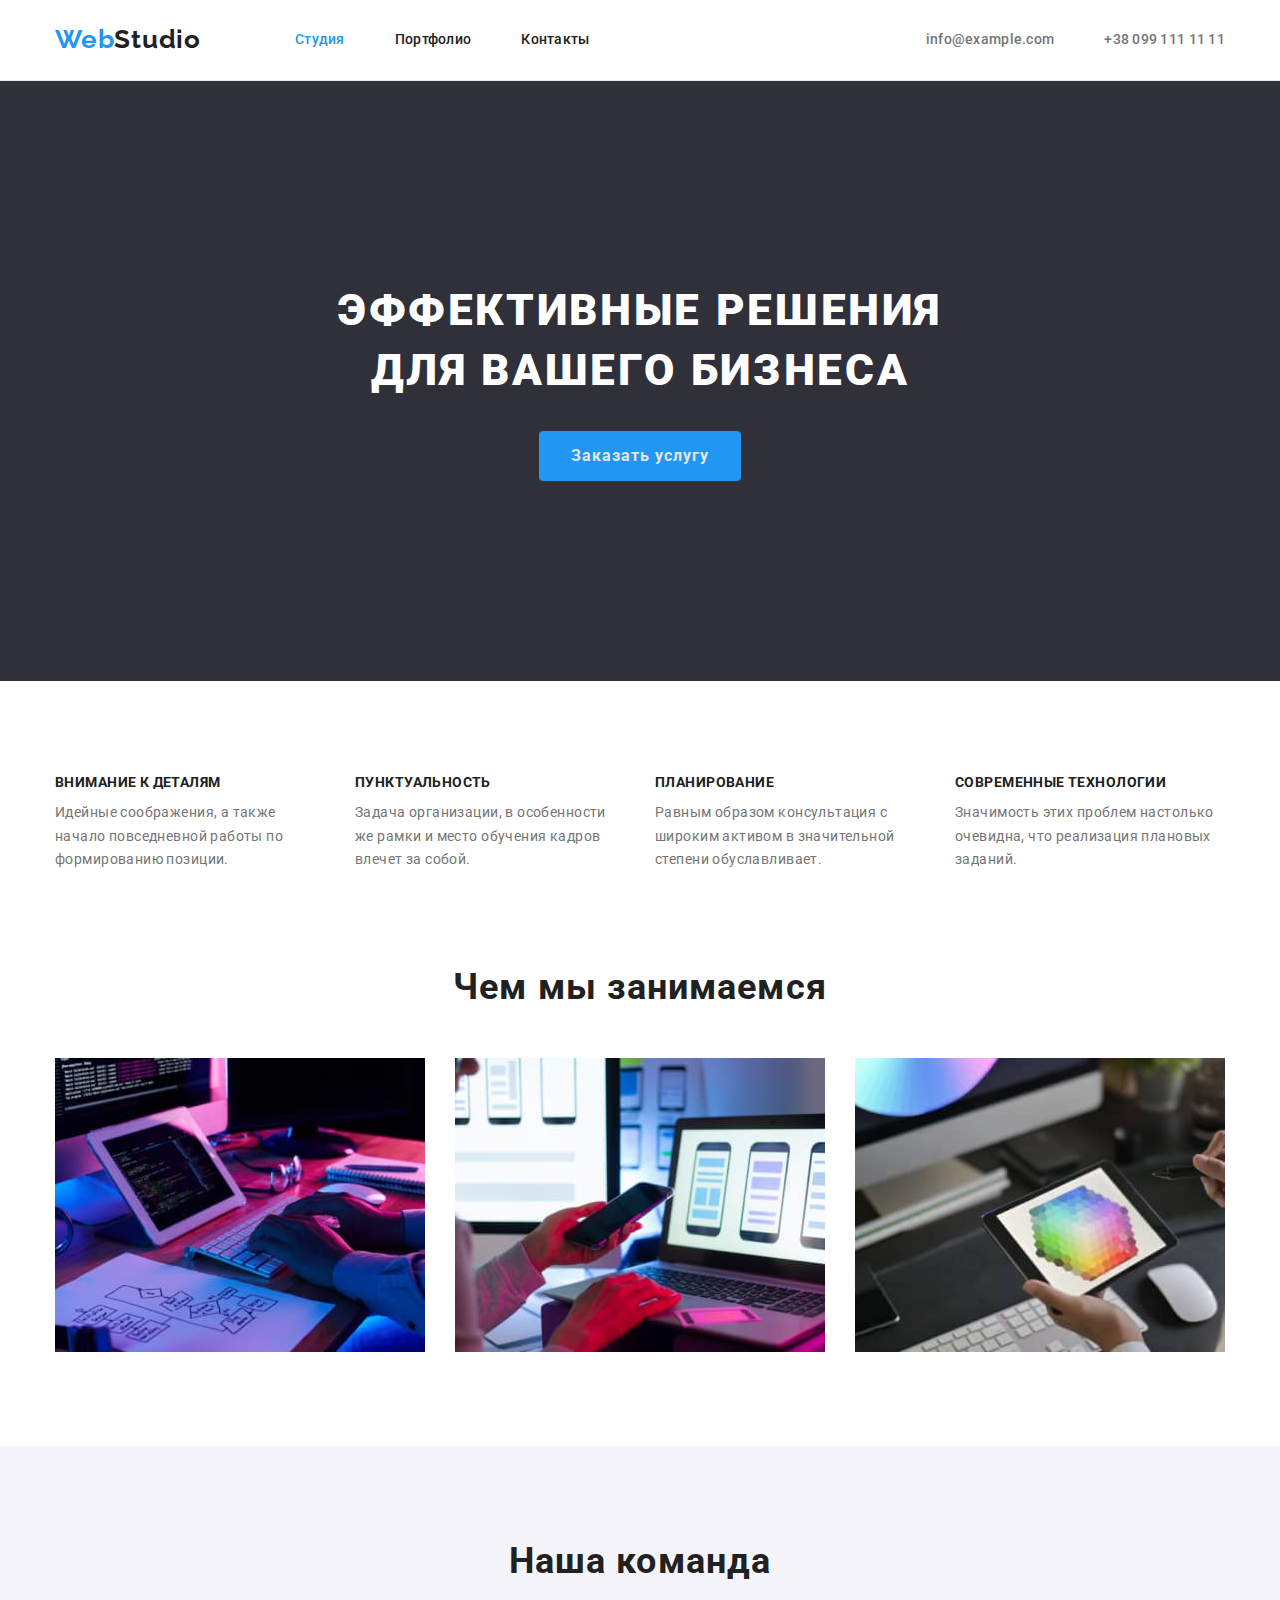
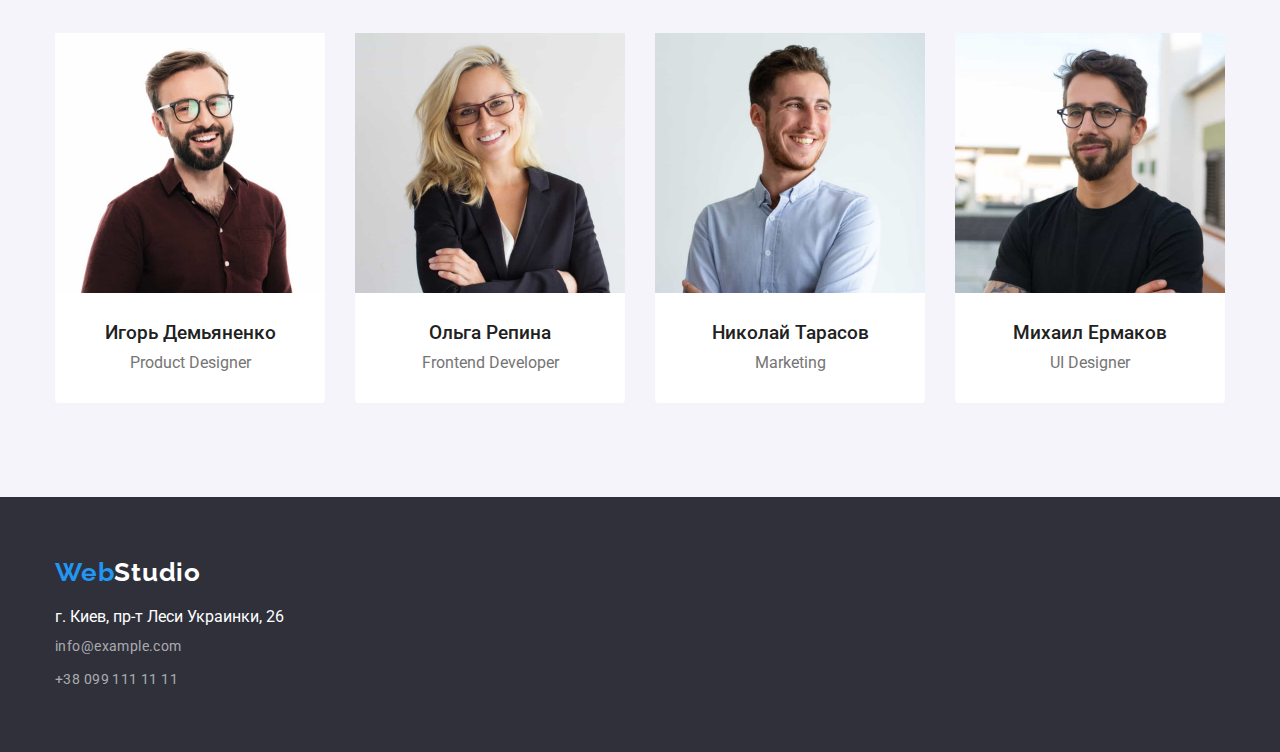
<file: index.html>
<!DOCTYPE html>
<html lang="ru">

<head>
    <meta charset="UTF-8">
    <meta http-equiv="X-UA-Compatible" content="IE=edge">
    <meta name="webstudio" content="width=device-width, initial-scale=1.0">
    <title>WebStudio</title>
    <link href="https://fonts.googleapis.com/css2?family=Raleway:wght@700&family=Roboto:wght@400;500;700;900&display=swap"
        rel="stylesheet">
    <link rel="stylesheet" href="https://cdnjs.cloudflare.com/ajax/libs/modern-normalize/1.1.0/modern-normalize.min.css">
    <link rel="stylesheet" href="./css/styles.css" />
</head>

<body>
        <!----------------------------HEADER------------------------------>
    <header class="header-page">
        <div class="container header-container">
            <a class="logo" href="">Web<span class="logo-dark">Studio</span></a>
            <nav>                                
                <ul class="site-nav">
                    <li class="site-nav-item"><a href="./index.html" class="site-nav-link current">Студия</a></li>
                    <li class="site-nav-item"><a href="./portfolio.html" class="site-nav-link">Портфолио</a></li>
                    <li class="site-nav-item"><a href="" class="site-nav-link">Контакты</a></li>
                </ul>
            </nav>
            <ul class="contacts">
                <li class="contacts-item"><a class="contacts-link" href="mailto:info@example.com" target="_blank">info@example.com</a>
                <li class="contacts-item"><a class="contacts-link" href="tel:+380991111111">+38 099 111 11 11</a>
            </ul>
        </div>        
    </header>


    <main>
        <!-----------------------------HERO------------------------------>

        <section class="hero">
            <h1 class="hero-title">Эффективные решения для вашего бизнеса</h1>
            <!-- <button class="button primary" type="button">Заказать услугу</button> -->
            <a href="" class="hero-btn">Заказать услугу</a>
        </section>


        <!---------------------FEATURES---------------------------->

        <section class="section">
            <div class="container">
                <h2 class="section-title visually-hidden">Наши преимущества</h2>

                <ul class="features">
                    <li class="features-item">
                        <h3 class="features-title">Внимание к деталям</h3>
                        <p class="features-text">
                            Идейные соображения, а также начало повседневной работы по формированию позиции.
                        </p>
                    </li>
                    <li class="features-item">
                        <h3 class="features-title">Пунктуальность</h3>
                        <p class="features-text">
                            Задача организации, в особенности же рамки и место обучения кадров влечет за собой.
                        </p>
                    </li>
                    <li class="features-item">
                        <h3 class="features-title">Планирование</h3>
                        <p class="features-text">
                            Равным образом консультация с широким активом в значительной степени обуславливает.
                        </p>
                    </li>
                    <li class="features-item">
                        <h3 class="features-title">Современные технологии</h3>
                        <p class="features-text">
                            Значимость этих проблем настолько очевидна, что реализация плановых заданий.
                        </p>
                    </li>
                </ul>
            </div>
        </section>

        <!-----------------------WORKS----------------------------->

        <section class="section work-section">
            <div class="container">
            <h2 class="section-title">Чем мы занимаемся</h2>
            <ul class="works">
                
                <li class="works-item">
                    <img src="./images/box1.jpg" alt="Фото рук на клавиатуре и код на мониторе" width="370">
                </li>

                <li class="works-item">
                    <img src="./images/box2.jpg" alt="Фото рук на клавиатуре и дизайн интерфейса на мониторе"
                        width="370">
                </li>

                <li class="works-item">
                    <img src="./images/box3.jpg" alt="Фото рук выбирающих цвет из палитры на мониторе" width="370">
                </li>
            </ul>
            </div>
        </section>   

        <!------------------------TEAM----------------------------->

        <section class="section team-section">
            <div class="container">
                <h2 class="section-title">Наша команда</h2>
                <ul class="team">
                    <li class="team-item">
                        <img src="./images/Игорь_Демьяненко.jpg" alt="Фото Игоря Демьяненко" width="270">
                        <div class="team-item-content">
                            <h3 class="team-title">Игорь Демьяненко</h3>
                            <p lang="en" class="team-text">Product Designer</p>
                        </div>
                    </li>
                
                    <li class="team-item">
                        <img src="./images/Ольга_Репина.jpg" alt="Фото Ольги Репиной" width="270">
                        <div class="team-item-content">
                            <h3 class="team-title">Ольга Репина</h3>
                            <p lang="en" class="team-text">Frontend Developer</p>
                        </div>
                    </li>
                
                    <li class="team-item">
                        <img src="./images/Николай_Тарасов.jpg" alt="Фото Николая Тарасова" width="270">
                        <div class="team-item-content">
                            <h3 class="team-title">Николай Тарасов</h3>
                            <p lang="en" class="team-text">Marketing</p>
                        </div>
                    </li>
                
                    <li class="team-item">
                        <img src="./images/Михаил_Ермаков.jpg" alt="Фото Михаила Ермакова" width="270">
                        <div class="team-item-content">
                            <h3 class="team-title">Михаил Ермаков</h3>
                            <p lang="en" class="team-text">UI Designer</p>    
                        </div>
                    </li>
                </ul>
            </div>           
        </section>

        <!-----------------------FOOTER---------------------------->

        <footer class="footer">
            
            <div class="container footer-conteiner">
                <a class="logo logo-footer" href="">Web<span class="logo-light">Studio</span></a>                
                <address class="adress">
                    <ul class="footer-contacts">
                        <li class="footer-contacts-item"><a class="footer-contact-link white" href="https://goo.gl/maps/ULEKr4xhVnMLPp338" target="_blank" rel="noopener noreferrer">г. Киев, пр-т Леси
                                Украинки,
                                26</a></li>
                        <li class="footer-contacts-item"><a class="footer-contacts-link" href="mailto:info@example.com" target="_blank">info@example.com </a></li>
                        <li class="footer-contacts-item"><a class="footer-contacts-link" href="tel:+380991111111">+38 099 111 11 11</a></li>
                    </ul>
                </address>
            </div>
        </footer>
</body>

</html>
</file>
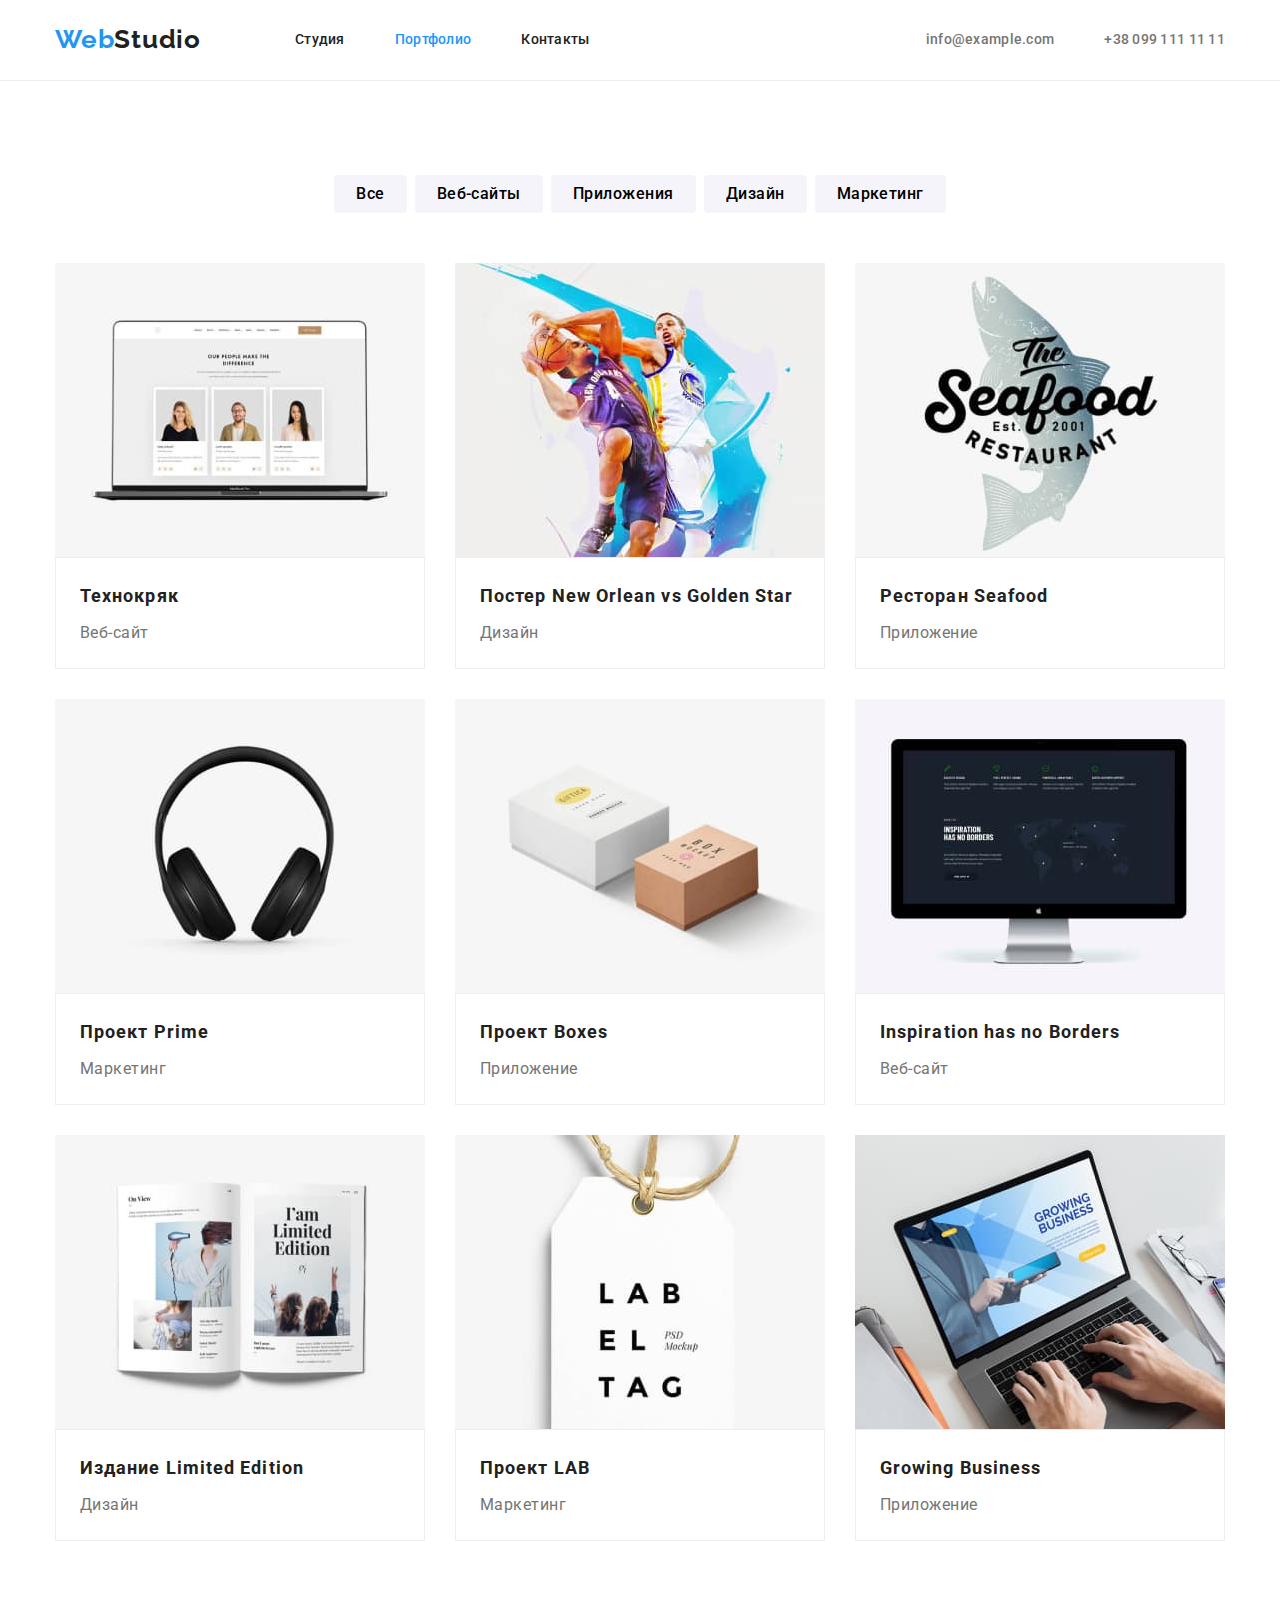
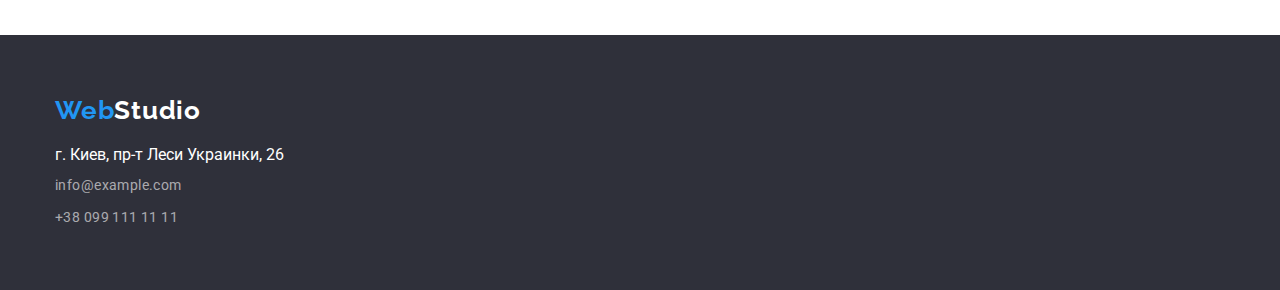
<file: portfolio.html>
<!DOCTYPE html>
<html lang="ru">

<head>
    <meta charset="UTF-8">
    <meta http-equiv="X-UA-Compatible" content="IE=edge">
    <meta name="webstudio" content="width=device-width, initial-scale=1.0">
    <title>WebStudio</title>
    <link href="https://fonts.googleapis.com/css2?family=Raleway:wght@700&family=Roboto:wght@400;500;700;900&display=swap"
        rel="stylesheet">
    <link rel="stylesheet" href="https://cdnjs.cloudflare.com/ajax/libs/modern-normalize/1.1.0/modern-normalize.min.css">
    <link rel="stylesheet" href="./css/styles.css" />
</head>


<body>
    <!-------------------------------HEADER---------------------------------->


    <header class="header-page">
        <div class="container header-container">
            <a class="logo" href="">Web<span class="logo-dark">Studio</span></a>
            <nav>
                <ul class="site-nav list">
                    <li class="site-nav-item"><a href="./index.html" class="site-nav-link">Студия</a></li>
                    <li class="site-nav-item"><a href="./portfolio.html" class="site-nav-link current">Портфолио</a></li>
                    <li class="site-nav-item"><a href="" class="site-nav-link">Контакты</a></li>
                </ul>
            </nav>
            <ul class="contacts">
                <li class="contacts-item"><a class="contacts-link" href="mailto:info@example.com"
                        target="_blank">info@example.com</a>
                <li class="contacts-item"><a class="contacts-link" href="tel:+380991111111">+38 099 111 11 11</a>
            </ul>
        </div>
    </header>


    <!-------------------------------GALERY----------------------------------->

        <main>
            <section class="section">
                <div class="container">
                <h1 class="visually-hidden">Контент страницы Портфолио</h1>
                <ul class="filter">
                    <li class="filter-item">
                        <button class="filter-button" type="button">Все</button>
                    </li>
                    <li class="filter-item">
                        <button class="filter-button" type="button">Веб-сайты</button>
                    </li>
                    <li class="filter-item">
                        <button class="filter-button" type="button">Приложения</button>
                    </li>
                    <li class="filter-item">
                        <button class="filter-button" type="button">Дизайн</button>              
                    </li>
                    <li class="filter-item">
                        <button class="filter-button" type="button">Маркетинг</button>
                    </li>
                </ul>


                <ul class="galery list">
                    <li class="galery-item">
                        <a href="">
                            <img src="./images/portfolio1.jpg" 
                            alt="" 
                            width="370"
                            height="294">
                            <div class="galery-item-content">
                            <h2 class="galery-title">Технокряк</h2> 
                            <p class="galery-text">Веб-сайт</p>
                            </div>
                        </a>
                        
                    </li>
                    <li class="galery-item">
                        <a href="">
                            <img src="./images/portfolio2.jpg" 
                            alt="" 
                            width="370" 
                            height="294">
                            <div class="galery-item-content">
                            <h2 class="galery-title">Постер New Orlean vs Golden Star</h2>
                            <p class="galery-text">Дизайн</p>
                            </div>
                        </a>
                    </li>
                    <li class="galery-item">
                        <a href="">
                            <img src="./images/portfolio3.jpg" 
                            alt="" 
                            width="370" 
                            height="294">
                            <div class="galery-item-content">
                            <h2 class="galery-title">Ресторан Seafood</h2> 
                            <p class="galery-text">Приложение</p>
                            </div>
                        </a>                         
                    </li>
                    <li class="galery-item">
                        <a href="">
                            <img src="./images/portfolio4.jpg" 
                            alt="" 
                            width="370" 
                            height="294">
                            <div class="galery-item-content">
                            <h2 class="galery-title">Проект Prime</h2> 
                            <p class="galery-text">Маркетинг</p>
                            </div>
                        </a>                        
                    </li>
                    <li class="galery-item">
                        <a href="">
                            <img src="./images/portfolio5.jpg" 
                            alt="" 
                            width="370" 
                            height="294">
                            <div class="galery-item-content">
                            <h2 class="galery-title">Проект Boxes</h2> 
                            <p class="galery-text">Приложение</p>
                            </div>
                        </a>
                    </li>
                    <li class="galery-item">
                        <a href="">
                            <img src="./images/portfolio6.jpg" 
                            alt="" 
                            width="370"
                            height="294">
                            <div class="galery-item-content">
                            <h2 class="galery-title">Inspiration has no Borders</h2>
                            <p class="galery-text">Веб-сайт</p>
                            </div>
                        </a>                        
                    </li>
                    <li class="galery-item">
                        <a href="">
                            <img src="./images/portfolio7.jpg" 
                            alt="" 
                            width="370" 
                            height="294">
                            <div class="galery-item-content">
                            <h2 class="galery-title">Издание Limited Edition</h2> 
                            <p class="galery-text">Дизайн</p>
                            </div>
                        </a>                        
                    </li>
                    <li class="galery-item">
                        <a href="">
                            <img src="./images/portfolio8.jpg" 
                            alt="" 
                            width="370" 
                            height="294">
                            <div class="galery-item-content">
                            <h2 class="galery-title worklist">Проект LAB</h2>
                            <p class="galery-text">Маркетинг</p>
                            </div>
                        </a>                        
                    </li>
                    <li class="galery-item">
                        <a href="">
                            <img src="./images/portfolio9.jpg" 
                            alt="" 
                            width="370" 
                            height="294">
                            <div class="galery-item-content">
                            <h2 class="galery-title">Growing Business</h2>
                            <p class="galery-text">Приложение</p>
                            </div>
                        </a>                        
                    </li>
                </ul>
                </div>
            </section>           
        </main>
        
        
        <!-------------------------------FOOTER-------------------------------->

        <footer class="footer">
            <div class="container footer-container">
                <a class="logo logo-footer" href="">Web<span class="logo-light">Studio</span></a>
                <address class="adress">
                    <ul class="footer-contacts">
                        <li class="footer-contacts-item"><a class="footer-contact-link white"
                                href="https://goo.gl/maps/ULEKr4xhVnMLPp338" target="_blank" rel="noopener noreferrer">г. Киев,
                                пр-т Леси
                                Украинки,
                                26</a></li>
                        <li class="footer-contacts-item"><a class="footer-contacts-link" href="mailto:info@example.com"
                                target="_blank">info@example.com </a></li>
                        <li class="footer-contacts-item"><a class="footer-contacts-link" href="tel:+380991111111">+38 099 111 11
                                11</a></li>
                    </ul>
                </address>
            </div>
        </footer>
</body>

</html>
</file>
<file: css/styles.css>
/* Основной цвет текста #757575 */
/* Вторичный цвет текста #212121 */
/* Основной цвет фона #E5E5E5 */
/* Вторичный цвет фона #2F303A */
/* Цвет акцента #2196F3 */
/* Цвет лого 1 #2196F3 */
/* Цвет лого 2 #000000 */

:root {
  --primary-text-color: #757575;
  --title-text-color: #212121;
  --accent-color: #2196f3;
  --primary-bg-color: #ffffff;
}

html {
  box-sizing: border-box;
}

*,
*::before,
*::after {
  box-sizing: inherit;
}

body {
  margin: 0;
  background-color: var(--primary-bg-color);
  color: var(--primary-text-color);
  font-family: Roboto, sans-serif;
}

img {
  display: block;
}

.visually-hidden {
  position: absolute;
  white-space: nowrap;
  width: 1px;
  height: 1px;
  overflow: hidden;
  border: 0;
  padding: 0;
  clip: rect(0 0 0 0);
  clip-path: inset(50%);
  margin: -1px;
}

h1,
h2,
h3,
h4,
h5,
h6,
p {
  margin-top: 0;
  margin-bottom: 0;
}

/* можно убрать точки у li c class="list"*/
/* .list {
  padding: 0;
  margin: 0;
  list-style: none;
} */

/* button {
  list-style: none;
} */

button {
  font-family: inherit;
}

/* убрал нижнее подчеркивание у всех ссылок */
a {
  text-decoration: none;
}

ul {
  list-style: none;
  padding: 0;
  margin: 0;
}

.container {
  margin-left: auto;
  margin-right: auto;
  padding-left: 15px;
  padding-right: 15px;
  width: 1200px;
}

.section {
  padding-top: 94px;
  padding-bottom: 94px;
}

/* -------------------------------HEADER---------------------------------*/

.header-page {
  border-bottom-width: 1px;
  border-bottom-style: solid;
  border-bottom-color: #ececec;
  background-color: var(--primary-bg-color);
}

.header-container {
  display: flex;
  align-items: center;
}

.logo {
  color: var(--accent-color);
  text-decoration: none;
  font-family: Raleway, sans-serif;
  font-weight: 700;
  font-size: 26px;
  line-height: 1.2;
  letter-spacing: 0.03em;
}

.logo-dark {
  color: #212121;
}

.site-nav {
  display: flex;
}

/* .site-nav .site-nav-item:not(:last-child) {
  margin-right: 50px;
} */

/* применяется к элементам перед которыми есть сосед */
.site-nav .site-nav-item + .site-nav-item {
  margin-left: 50px;
}

.site-nav-link {
  display: block;
  padding-top: 32px;
  padding-bottom: 32px;
}

.site-nav-link {
  color: var(--title-text-color);
  font-weight: 500;
  font-size: 14px;
  line-height: 1.14;
  letter-spacing: 0.02em;
}

.current {
  color: var(--accent-color);
}

.site-nav-link:hover,
.site-nav-link:focus {
  color: var(--accent-color);
}

.contacts-link {
  color: var(--primary-text-color);
  font-weight: 500;
  font-size: 14px;
  line-height: 1.14;
  letter-spacing: 0.02em;
}

.contacts-link:hover,
.contacts-link:focus {
  color: var(--accent-color);
}

.contacts {
  display: flex;
  margin-left: auto;
}

.contacts-link {
  display: block;
  padding-top: 32px;
  padding-bottom: 32px;
}

.contacts .contacts-item + .contacts-item {
  margin-left: 50px;
}

nav {
  margin-left: 94px;
}

/* --------------------------------HERO---------------------------------- */

.hero {
  text-align: center;
  padding-top: 200px;
  padding-bottom: 200px;
  background-color: #2f303a;
}

.hero-title {
  width: 696px;
  margin-top: 0px;
  margin-left: auto;
  margin-right: auto;
  margin-bottom: 30px;

  color: var(--primary-bg-color);

  font-style: normal;
  font-weight: 900;
  font-size: 44px;
  line-height: 1.36;
  letter-spacing: 0.06em;
  text-transform: uppercase;
}

.hero-btn {
  display: inline-block;
  border-radius: 4px;
  padding: 10px 32px;
  min-width: 136px;
  margin-bottom: 0;

  color: #e5e5e5;
  background-color: var(--accent-color);

  font-weight: 700;
  font-size: 16px;
  line-height: calc(30 / 16);
  letter-spacing: 0.06em;
  text-decoration: none;
}

.hero-btn:hover,
.hero-btn:focus {
  background-color: #188ce8;
}

/* ---------------------------FEATURES-------------------------- */

.title {
  color: var(--title-text-color);
}

.features-title,
.team-title,
.team-title,
.galery-title {
  color: var(--title-text-color);
}

.section-title {
  margin-top: 0;
  margin-bottom: 50px;
  font-style: normal;
  font-weight: 700;
  font-size: 36px;
  line-height: 1.17;
  text-align: center;
  letter-spacing: 0.03em;
  color: var(--title-text-color);
}

.features-title {
  margin-bottom: 10px;
  font-weight: 700;
  font-size: 14px;
  line-height: 1.14;
  letter-spacing: 0.03em;
  text-transform: uppercase;
}

.features-text {
  font-weight: 400;
  font-size: 14px;
  line-height: 1.71;
  letter-spacing: 0.03em;
}

.section-title {
  margin-bottom: 50px;
}

.features {
  display: flex;
}

.features-item {
  width: 270px;
}

.features-item + .features-item {
  margin-left: 30px;
}

/* ----------------------------WORKS------------------------------ */

.works {
  display: flex;
}

.work-section {
  padding-top: 0;
}

.works-item {
  width: 370px;
  margin-right: 30px;
}

.works-item:nth-child(3n) {
  margin-right: 0px;
}

/*------------------------------TEAM-------------------------------*/

.team-section {
  background-color: #f5f4fa;
}

.team-item-content {
  padding-top: 30px;
  padding-bottom: 30px;
  background-color: #ffffff;
  border-radius: 0px 0px 4px 4px;
}

.team-title {
  font-weight: 500;
  margin-top: 0;
  margin-bottom: 10px;
}

.team-text {
  margin-top: 0;
  margin-bottom: 0px;
}

.team {
  display: flex;
}

.team-item {
  text-align: center;
  width: 270px;
  margin-right: 30px;
}

.team-item:nth-child(4n) {
  margin-right: 0px;
}

/* -----------------------------FOOTER------------------------------*/

.footer {
  padding-top: 60px;
  padding-bottom: 60px;
  background-color: #2f303a;
}

.adress {
  font-style: inherit;
}

.white {
  color: rgba(255, 255, 255, 1);
}

.auth-nav {
  color: rgba(255, 255, 255, 9);
}

.logo-footer {
  display: inline-block;
  margin-bottom: 20px;
}

.logo-light {
  color: #ffffff;
}

.footer-contacts-link {
  font-family: Roboto;
  font-size: 14px;
  line-height: 1.71;
  letter-spacing: 0.03em;
  color: rgba(255, 255, 255, 0.6);
}

.footer-contacts-item {
  margin-bottom: 9px;
}

.footer-contacts-item:nth-child(3n) {
  margin-bottom: 0px;
}

/* -------------------PORTFOLIO---------------------*/

.filter-button {
  padding: 6px 22px;
  font-family: inherit;
  font-weight: 500;
  font-size: 16px;
  line-height: calc(26 / 16);
  text-align: center;
  letter-spacing: 0.03em;

  background-color: #f5f4fa;

  border-radius: 4px;
  border: transparent;
  cursor: pointer;
}

.filter-button:hover,
.filter-button:focus {
  background-color: var(--accent-color);
  color: #ffffff;
}

.filter {
  margin-bottom: 50px;
  justify-content: center;
  display: flex;
}

.filter-item:not(:last-child) {
  margin-right: 8px;
}

/* ----------------------GALERY---------------------- */

.galery-text {
  color: var(--primary-text-color);
  font-weight: 400;
  font-size: 16px;
  letter-spacing: 0.03em;
  line-height: calc(30 / 16);
}

.galery-item-content {
  padding-top: 20px;
  padding-bottom: 20px;
  padding-left: 24px;
  padding-right: 24px;
  border: 1px solid #eeeeee;
}

.galery-item .galery-title {
  margin-bottom: 4px;
  font-weight: 700;
  font-size: 18px;
  line-height: 2;
  letter-spacing: 0.06em;
}

.galery {
  display: flex;
  flex-wrap: wrap;
}

.galery-item {
  width: 370px;
  margin-right: 30px;
  margin-bottom: 30px;
}

.galery-item:nth-child(3n) {
  margin-right: 0px;
}

.galery-item:nth-last-child(-n + 3) {
  margin-bottom: 0px;
}
</file>
